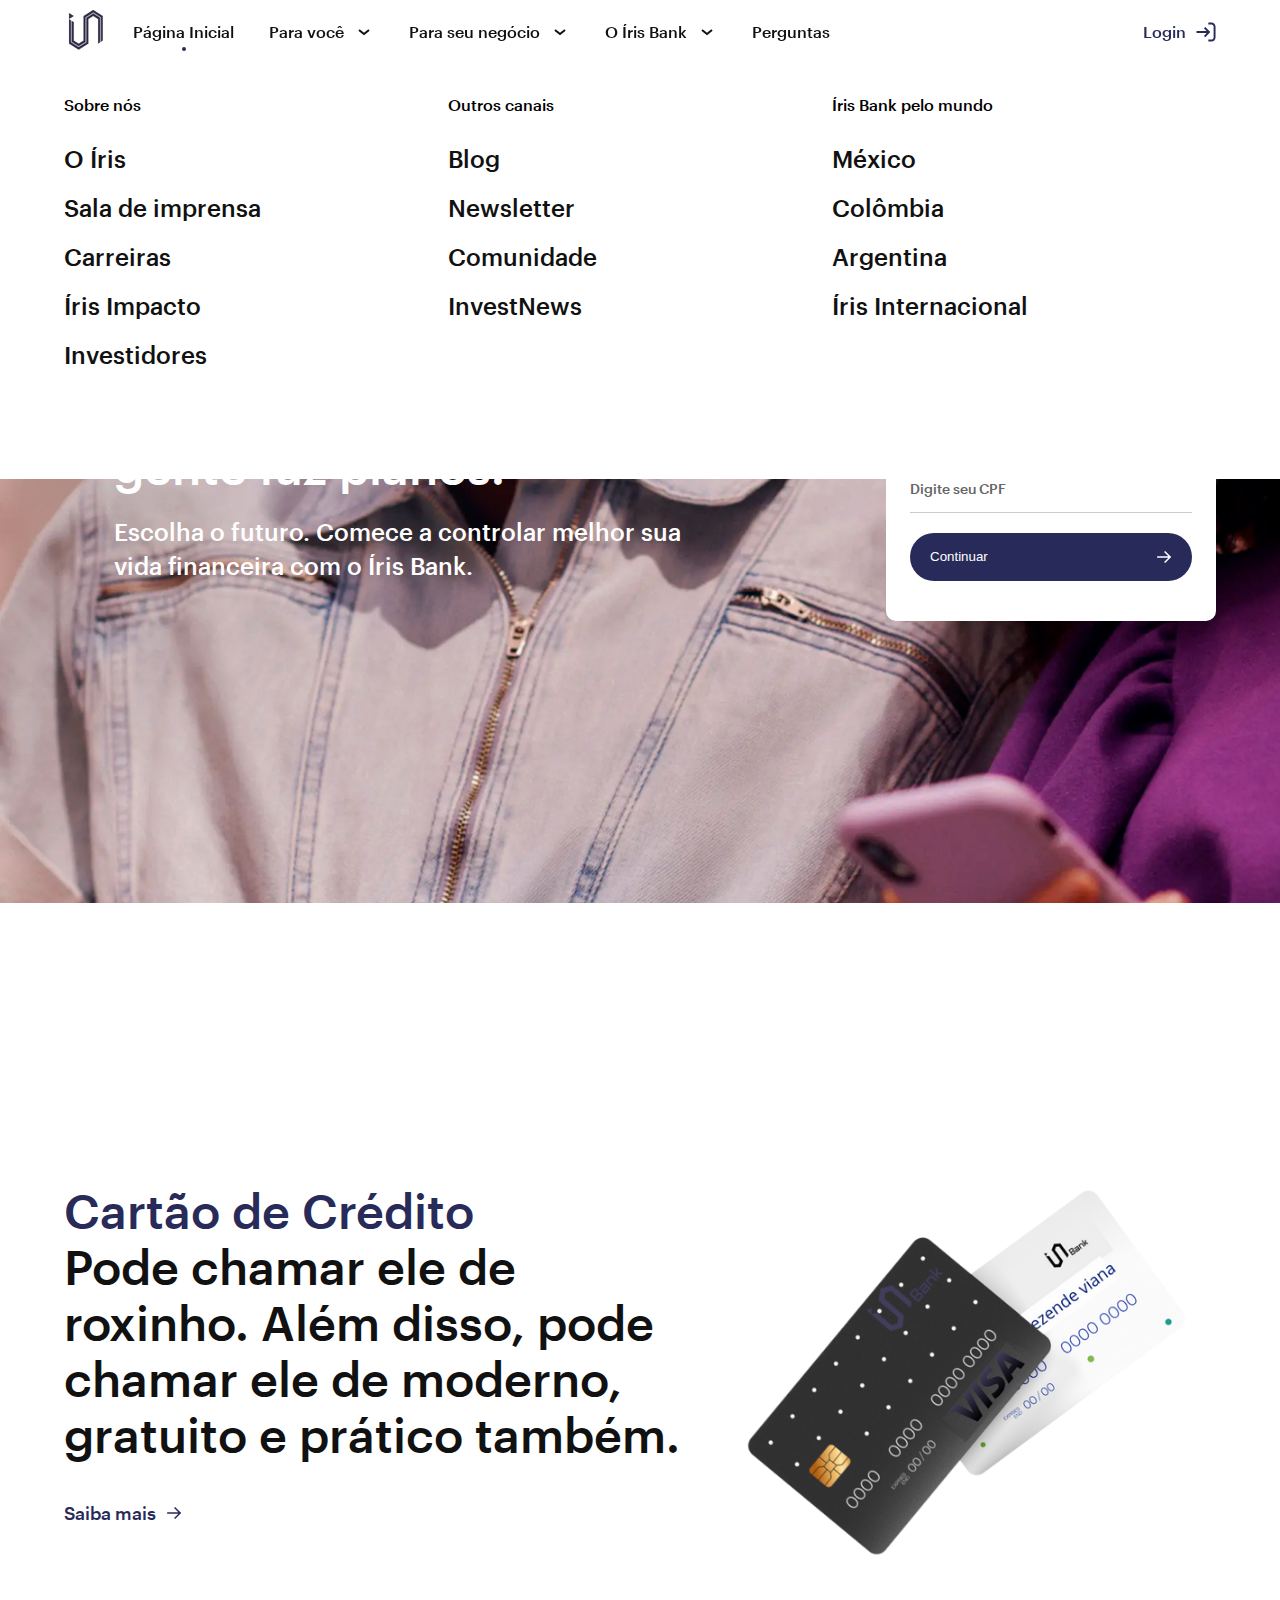
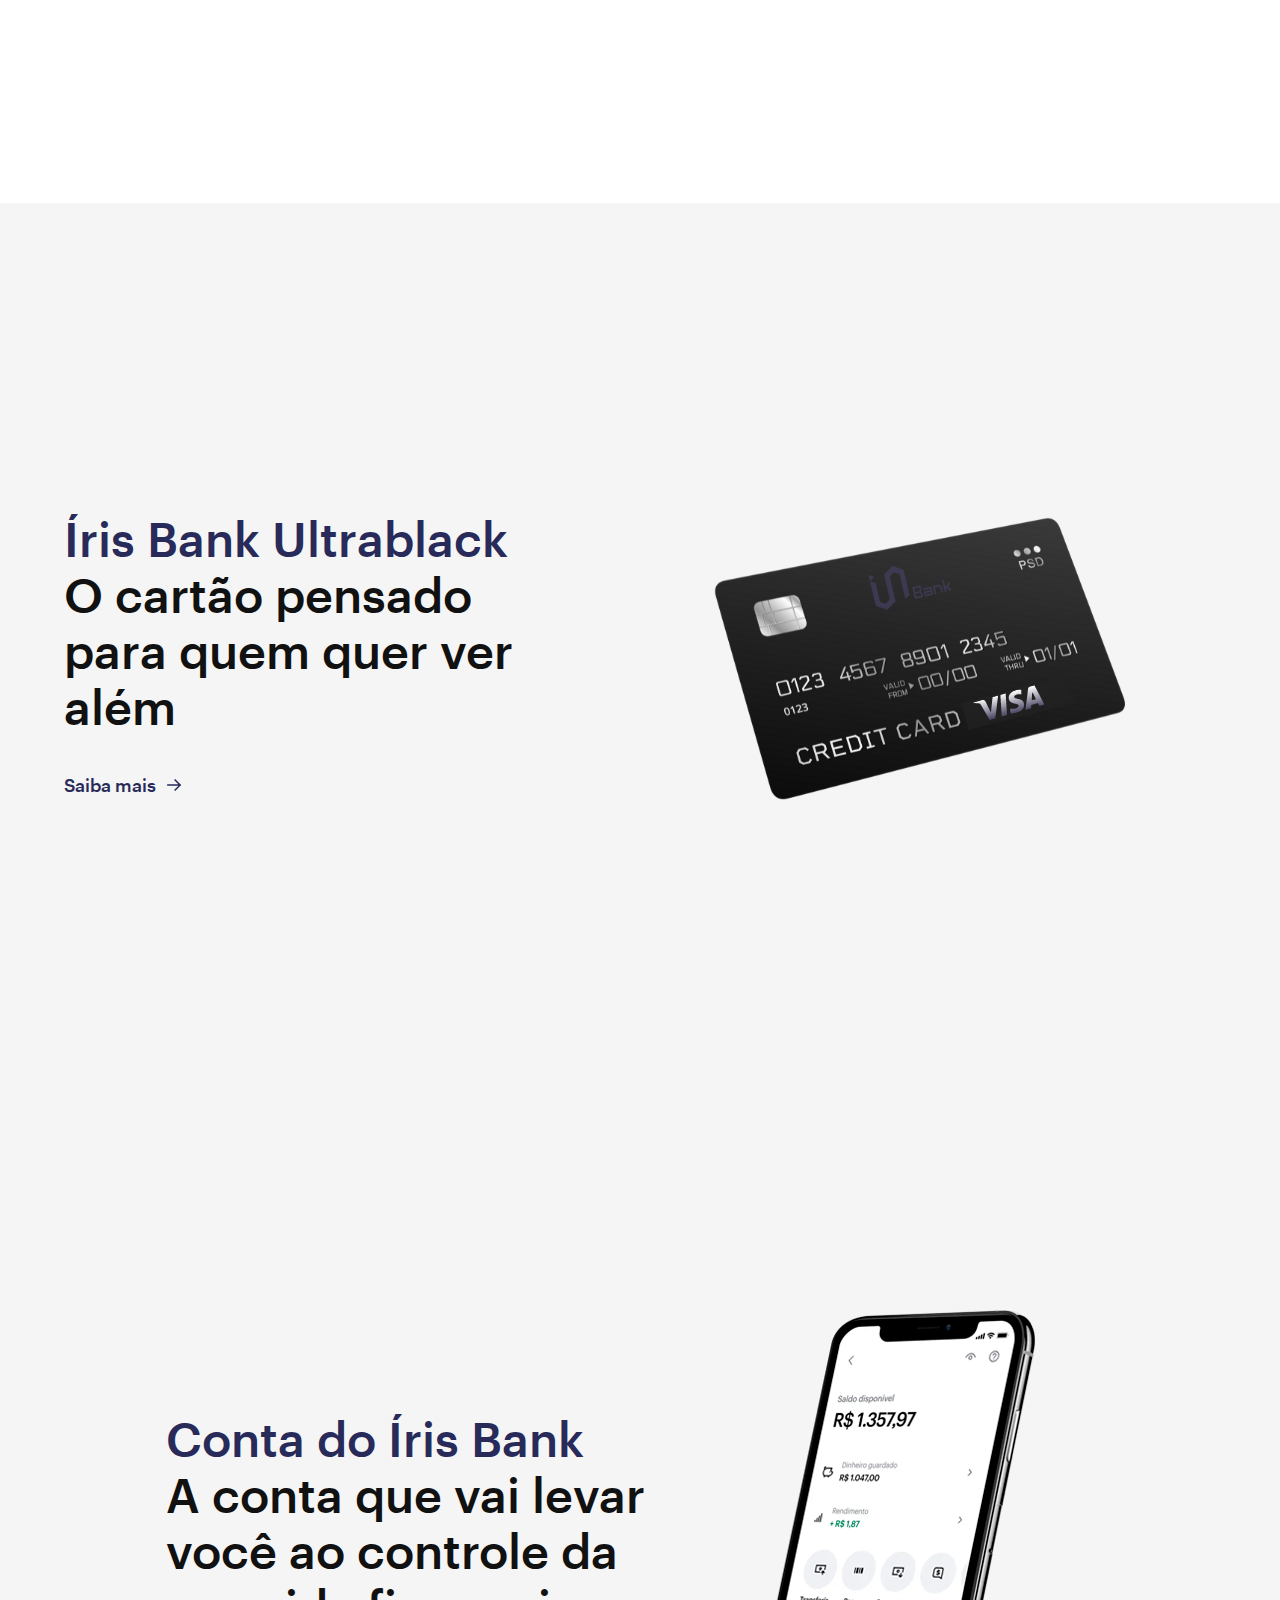
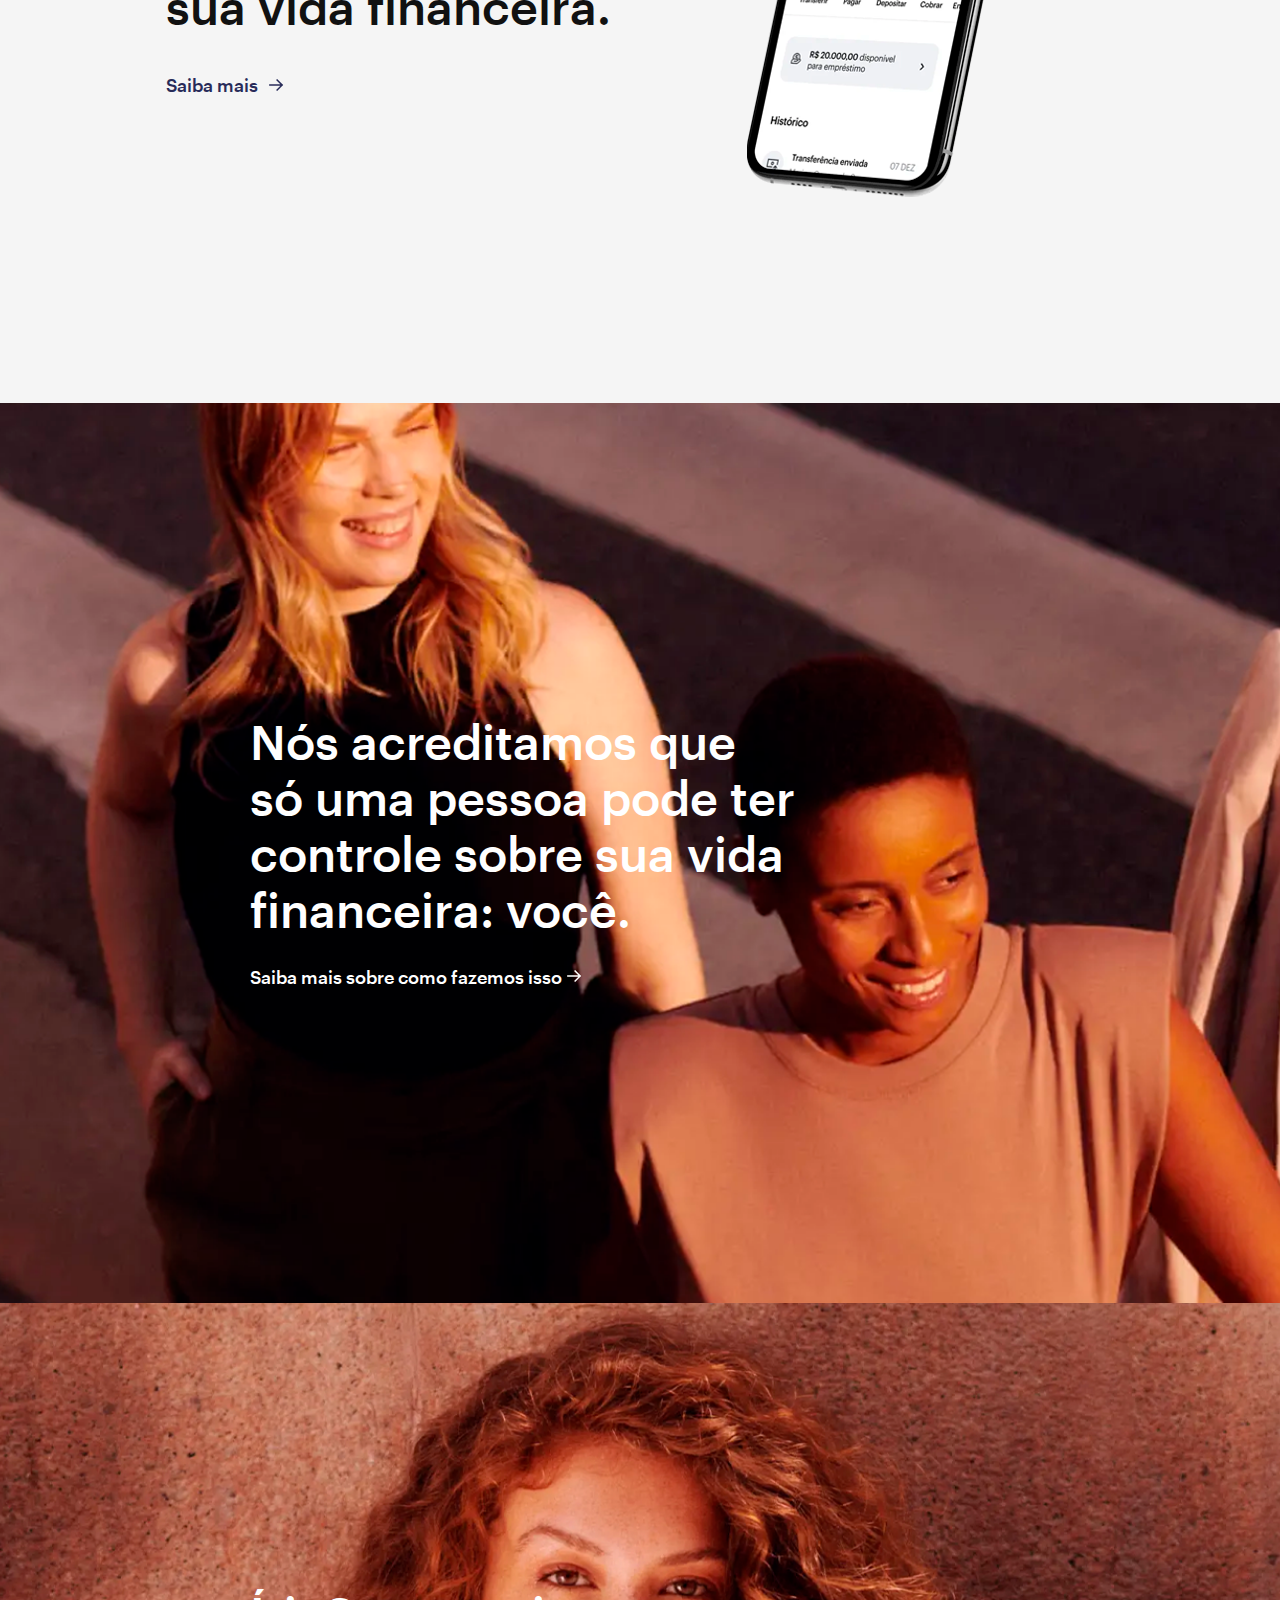
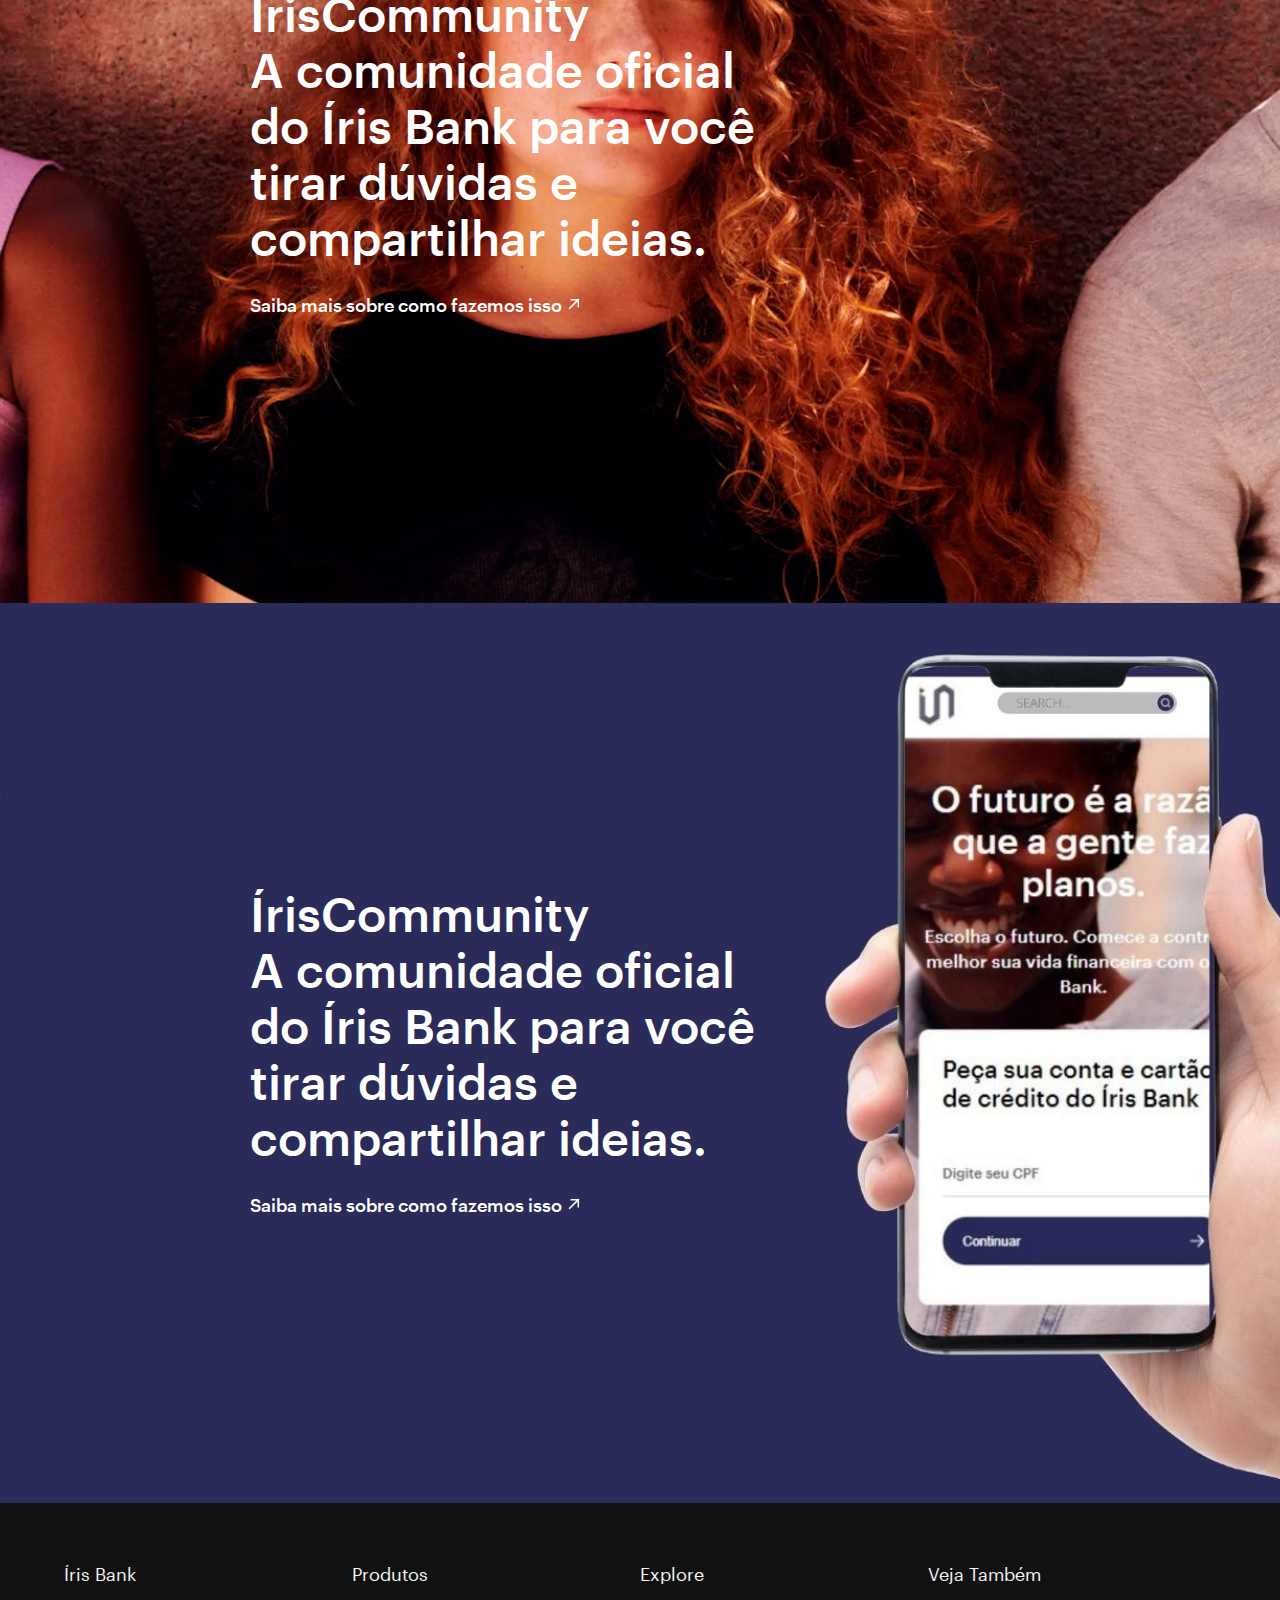
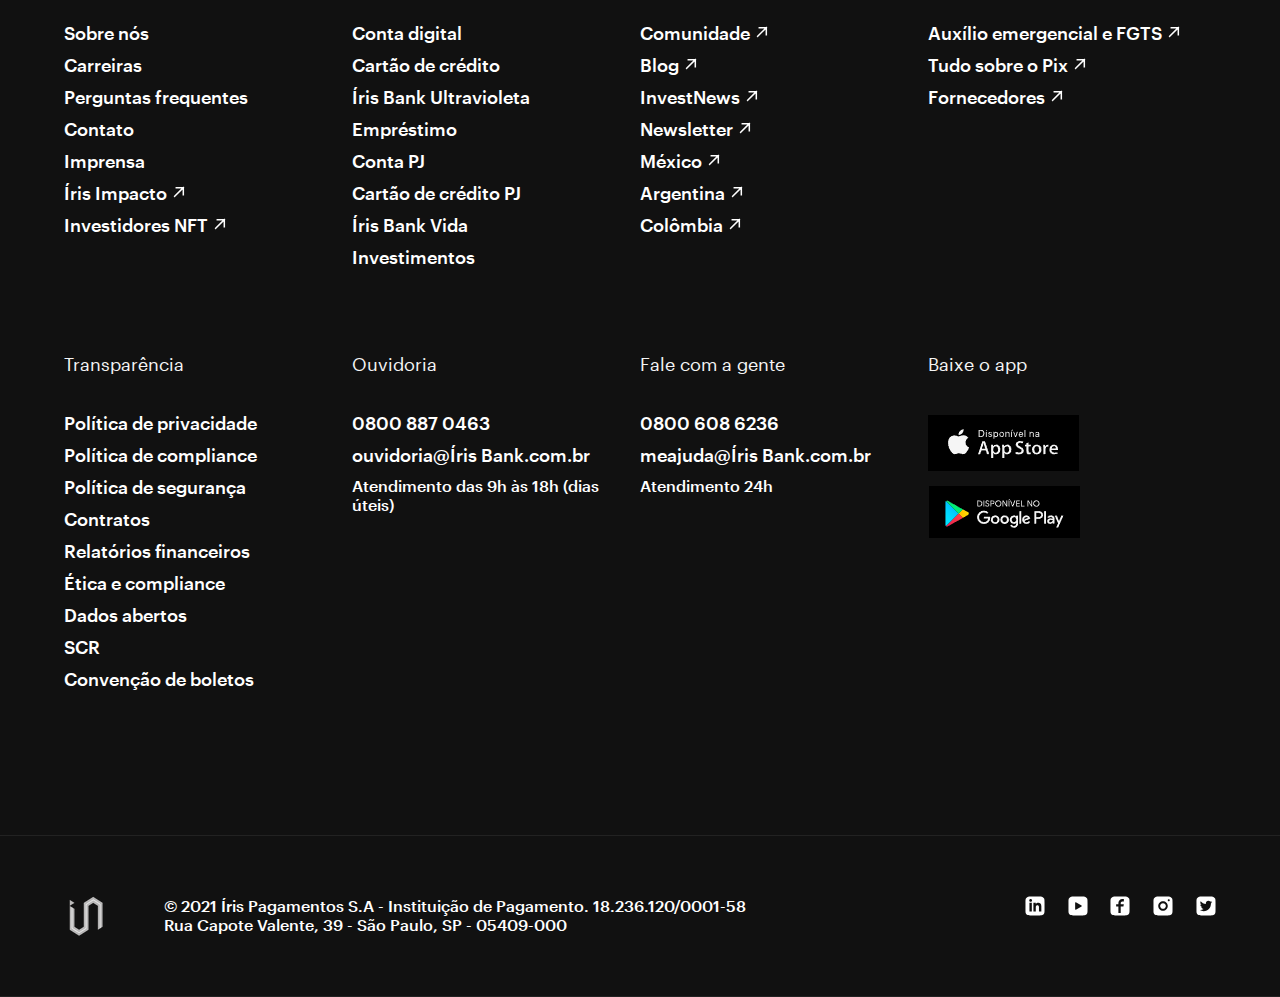
<file: index.html>
<!DOCTYPE html>
<html lang="pt-br">

<head>
    <meta charset="UTF-8">
    <meta http-equiv="X-UA-Compatible" content="IE=edge">
    <meta name="viewport" content="width=device-width, initial-scale=1.0">
    <link rel="icon" type="image/png" sizes="16x16" href="img/favicon-32x32.png">
    <title>Íris Bank - Finalmente você no controle do seu dinheiro</title>
    <link rel="stylesheet" href="css/main.css">
</head>

<body>
    <header class="nav-header">
        <div class="logo">
            <img src="img/roxo-1-8.png" alt="Logo Bank">
        </div>
        <nav class="nav-navigator">
            <ul class="nav-list">
                <li><a href="#" class="nav-list-item active">Página Inicial</a></li>
                <li><a href="#" class="nav-list-item">Para você <svg xmlns="http://www.w3.org/2000/svg" width="20" height="20" fill="currentColor" viewBox="0 0 20 20" class="sc-qQYBZ dyrgJG sc-pbYBj ccFFpp" color="currentColor" role="img"><title> </title><g>
                    <path fill-rule="evenodd" clip-rule="evenodd" d="M4.375 8.78l1.25-1.56L10 10.72l4.375-3.5 1.25 1.56L10 13.28l-5.625-4.5z"></path>
                    </g></svg>
                    
                </a>
                <div class="nav-list-secondary">
                    <ul>
                        <li><p>Íris Bank</p></li>
                        <li><a href="#">Cartão de crédito</a></li>
                        <li><a href="#">Conta do Íris Bank</a></li>
                        <li><a href="#">Tudo sobre Pix</a></li>
                    </ul>
                    <ul>
                        <li><p>Íris Bank Azul-marinho</p></li>
                        <li><a href="#">Cartão de crédito <span>novo</span></a></li>
                    </ul>
                    <ul>
                        <li><p>Íris Bank Seguros</p></li>
                        <li><a href="#">Seguro de Vida</a></li>
                        <li><a href="#">Seguro de Celular <span>novo</span></a></li>
                    </ul>
                    <ul>
                        <li><p>Outros produtos</p></li>
                        <li><a href="#">Empréstimo Pessoal</a></li>
                        <li><a href="#">Investimentos <span>novo</span></a></li>
                    </ul>
                </div>
                    

                </li>
                <li><a href="#" class="nav-list-item">Para seu negócio<svg xmlns="http://www.w3.org/2000/svg" width="20" height="20" fill="currentColor" viewBox="0 0 20 20" class="sc-qQYBZ dyrgJG sc-pbYBj ccFFpp" color="currentColor" role="img"><title> </title><g>
                    <path fill-rule="evenodd" clip-rule="evenodd" d="M4.375 8.78l1.25-1.56L10 10.72l4.375-3.5 1.25 1.56L10 13.28l-5.625-4.5z"></path>
                    </g></svg></a>
                    <div class="nav-list-secondary">
                        <ul>
                            <li><p>Íris Bank PJ</p></li>
                            <li><a href="#">Conta PJ</a></li>
                            <li><a href="#">Cartão de crédito PJ <span>novo</span></a></li>
                        </ul>
                        <ul>
                            <li><p>Pagamentos</p></li>
                            <li><a href="#">ÍrisTap <span>novo</span></a></li>
                        </ul>
                    </div>
                </li>
                <li><a href="#" class="nav-list-item">O Íris Bank<svg xmlns="http://www.w3.org/2000/svg" width="20" height="20" fill="currentColor" viewBox="0 0 20 20" class="sc-qQYBZ dyrgJG sc-pbYBj ccFFpp" color="currentColor" role="img"><title> </title><g>
                    <path fill-rule="evenodd" clip-rule="evenodd" d="M4.375 8.78l1.25-1.56L10 10.72l4.375-3.5 1.25 1.56L10 13.28l-5.625-4.5z"></path>
                    </g></svg></a>
                    <div class="nav-list-secondary">
                        <ul>
                            <li><p>Sobre nós</p></li>
                            <li><a href="#">O Íris</a></li>
                            <li><a href="#">Sala de imprensa</a></li>
                            <li><a href="#">Carreiras</a></li>
                            <li><a href="#">Íris Impacto</a></li>
                            <li><a href="#">Investidores</a></li>
                        </ul>
                        <ul>
                            <li><p>Outros canais</p></li>
                            <li><a href="#">Blog</a></li>
                            <li><a href="#">Newsletter</a></li>
                            <li><a href="#">Comunidade</a></li>
                            <li><a href="#">InvestNews</a></li>
                        </ul>
                        <ul>
                            <li><p>Íris Bank pelo mundo</p></li>
                            <li><a href="#">México</a></li>
                            <li><a href="#">Colômbia</a></li>
                            <li><a href="#">Argentina</a></li>
                            <li><a href="#">Íris Internacional</a></li>
                        </ul>
                    </div>
                </li>
                <li><a href="#" class="nav-list-item">Perguntas</a></li>
            </ul>
        </nav>
        <div class="nav-login">
            <a href="./login.html" class="nav-login-item">
                Login
                <svg xmlns="http://www.w3.org/2000/svg" width="20" height="20" fill="none" viewBox="0 0 21 20"
                    class="sc-qQYBZ dyrgJG sc-pbYBj ccFFpp" color="currentColor" role="img">
                    <g>
                        <path fill-rule="evenodd" clip-rule="evenodd"
                            d="M12.9545 2.98023e-07L16.2273 0C18.587 -2.38419e-07 20.5 1.91297 20.5 4.27273V15.7273C20.5 18.087 18.587 20 16.2273 20H12.9545V18H16.2273C17.4825 18 18.5 16.9825 18.5 15.7273V4.27273C18.5 3.01754 17.4825 2 16.2273 2L12.9545 2V2.98023e-07ZM9.79802 4.79289L14.975 9.96993L9.82806 15.5848L8.35375 14.2334L11.3177 11L0.5 11V9L11.1767 9L8.3838 6.20711L9.79802 4.79289Z"
                            fill="currentColor"></path>
                    </g>
                </svg>
            </a>

            <button type="button" class="toggle-menu">
                <svg xmlns="http://www.w3.org/2000/svg" width="16" height="16" fill="currentColor" viewBox="0 0 21 20" class="sc-pzMyG gRERfq" color="currentColor" role="img"><title>Abrir Menu</title><g>
                    <path fill-rule="evenodd" clip-rule="evenodd" d="M0.5 7H20.5V5H0.5V7ZM0.5 15H20.5V13H0.5V15Z"></path>
                  </g></svg>
                  <!-- <svg xmlns="http://www.w3.org/2000/svg" width="16" height="16" fill="currentColor" viewBox="0 0 21 20" class="sc-pzMyG gRERfq" color="currentColor" role="img"><title>Fechar Menu</title><g>
                    <path fill-rule="evenodd" clip-rule="evenodd" d="M10.5001 11.4143L16.793 17.7072L18.2072 16.293L11.9143 10.0001L18.2072 3.70718L16.793 2.29297L10.5001 8.58587L4.20718 2.29297L2.79297 3.70718L9.08587 10.0001L2.79297 16.293L4.20718 17.7072L10.5001 11.4143Z"></path>
                  </g></svg> -->
            </button>
        </div>
    </header>

    <section class="hero">
        <div class="hero-content">
            <div class="hero-item">
                <h1 class="titulo-1">O futuro é a razão que a gente faz planos.</h1>
                <h2 class="titulo-2">Escolha o futuro. Comece a controlar melhor sua vida financeira com o Íris Bank.</h2>
            </div>
            <div class="hero-form">
                <h2>Peça sua conta e cartão de crédito do Íris Bank</h2>
                <form action="./login.html" class="validatorForm">

                    <label for="cpf">
                        Digite seu CPF
                        <input type="text" name="cpf" class="cpfUser"  id="cpf" maxlength="14" data-rules="required|min:14">
                    </label>

                    <button type="submit" class="btn">Continuar
                        <svg xmlns="http://www.w3.org/2000/svg" width="16" height="16" fill="none" viewBox="0 0 21 20"
                            class="sc-pzMyG gRERfq" color="currentColor" role="img">
                            <title>Arrow Right</title>
                            <g>
                                <path d="M18.5 10H2.5M18.5 10L12 16.5M18.5 10L12 3.5" stroke="currentColor"
                                    stroke-width="2" stroke-linecap="square" stroke-linejoin="round"></path>
                            </g>
                        </svg>
                    </button>
                </form>
            </div>
        </div>
    </section>

    <section class="section">
        <div class="section-wrapper">
            <div class="section-info">
                <h2>
                    Cartão de Crédito
                </h2>
                <p>
                    Pode chamar ele de roxinho. Além disso, pode chamar ele de moderno, gratuito e prático também.
                </p>
                <a href="#">Saiba mais
                    <svg xmlns="http://www.w3.org/2000/svg" width="16" height="16" fill="none" viewBox="0 0 21 20"
                        class="sc-pzMyG gRERfq sc-pYA-dN edUYoV" color="currentColor" role="img">
                        <title>
                            <fontsninja-text id="fontsninja-text-178" class="fontsninja-family-27487">Internal Link
                            </fontsninja-text>
                        </title>
                        <g>
                            <path d="M18.5 10H2.5M18.5 10L12 16.5M18.5 10L12 3.5" stroke="currentColor" stroke-width="2"
                                stroke-linecap="square" stroke-linejoin="round"></path>
                        </g>
                    </svg>
                </a>
            </div>

            <div class="section-img">
                <img src="img/img2.png">
            </div>
        </div>
    </section>

    <section class="section bg-cinza">
        <div class="section-wrapper">
            <div class="section-info">
                <h2>
                    Íris Bank Ultrablack
                </h2>
                <p>
                    O cartão pensado para quem quer ver além
                </p>
                <a href="#">Saiba mais
                    <svg xmlns="http://www.w3.org/2000/svg" width="16" height="16" fill="none" viewBox="0 0 21 20"
                        class="sc-pzMyG gRERfq sc-pYA-dN edUYoV" color="currentColor" role="img">
                        <title>
                            <fontsninja-text id="fontsninja-text-178" class="fontsninja-family-27487">Internal Link
                            </fontsninja-text>
                        </title>
                        <g>
                            <path d="M18.5 10H2.5M18.5 10L12 16.5M18.5 10L12 3.5" stroke="currentColor" stroke-width="2"
                                stroke-linecap="square" stroke-linejoin="round"></path>
                        </g>
                    </svg>
                </a>
            </div>

            <div class="section-img">
                <img src="img/img3.png">
            </div>
        </div>
    </section>

    <section class="section bg-cinza">
        <div class="section-wrapper">
            <div class="section-info">
                <h2>
                    Conta do Íris Bank
                </h2>
                <p>
                    A conta que vai levar você ao controle da sua vida financeira.
                </p>
                <a href="#">Saiba mais
                    <svg xmlns="http://www.w3.org/2000/svg" width="16" height="16" fill="none" viewBox="0 0 21 20"
                        class="sc-pzMyG gRERfq sc-pYA-dN edUYoV" color="currentColor" role="img">
                        <title>
                            <fontsninja-text id="fontsninja-text-178" class="fontsninja-family-27487">Internal Link
                            </fontsninja-text>
                        </title>
                        <g>
                            <path d="M18.5 10H2.5M18.5 10L12 16.5M18.5 10L12 3.5" stroke="currentColor" stroke-width="2"
                                stroke-linecap="square" stroke-linejoin="round"></path>
                        </g>
                    </svg>
                </a>
            </div>

            <div class="section-img">
                <img src="img/img4.png">
            </div>
        </div>
    </section>

    <section class="section-img primeira">
        <div class="section-img-content">
            <p>
                Nós acreditamos que só uma pessoa pode ter controle sobre sua vida financeira: você.
            </p>
            <a href="#">Saiba mais sobre como fazemos isso
                <svg xmlns="http://www.w3.org/2000/svg" width="16" height="16" fill="none" viewBox="0 0 21 20"
                    class="sc-pzMyG gRERfq sc-pYA-dN edUYoV" color="currentColor" role="img">
                    <title>
                        <fontsninja-text id="fontsninja-text-178" class="fontsninja-family-27487">Internal Link
                        </fontsninja-text>
                    </title>
                    <g>
                        <path d="M18.5 10H2.5M18.5 10L12 16.5M18.5 10L12 3.5" stroke="currentColor" stroke-width="2"
                            stroke-linecap="square" stroke-linejoin="round"></path>
                    </g>
                </svg>
            </a>
        </div>
    </section>

    <section class="section-img segunda">
        <div class="section-img-content">
            <p>
                ÍrisCommunity<br>
                A comunidade oficial do Íris Bank para você tirar dúvidas e compartilhar ideias.
            </p>
            <a href="#">Saiba mais sobre como fazemos isso
                <svg xmlns="http://www.w3.org/2000/svg" width="16" height="16" fill="none" viewBox="0 0 21 20"
                    class="sc-pzMyG gRERfq sc-pYA-dN edUYoV" color="currentColor" role="img">
                    <title>
                        <fontsninja-text id="fontsninja-text-178" class="fontsninja-family-27487">Internal Link
                        </fontsninja-text>
                    </title>
                    <g>
                        <path d="M18.5 10H2.5M18.5 10L12 16.5M18.5 10L12 3.5" stroke="currentColor" stroke-width="2"
                            stroke-linecap="square" stroke-linejoin="round"></path>
                    </g>
                </svg>
            </a>
        </div>
    </section>

    <section class="section-img terceira">
        <div class="section-img-content">
            <p>
            ÍrisCommunity<br>
                A comunidade oficial do Íris Bank para você tirar dúvidas e compartilhar ideias.
            </p>
            <a href="#">Saiba mais sobre como fazemos isso
                <svg xmlns="http://www.w3.org/2000/svg" width="16" height="16" fill="none" viewBox="0 0 21 20"
                    class="sc-pzMyG gRERfq sc-pYA-dN edUYoV" color="currentColor" role="img">
                    <title>
                        <fontsninja-text id="fontsninja-text-178" class="fontsninja-family-27487">Internal Link
                        </fontsninja-text>
                    </title>
                    <g>
                        <path d="M18.5 10H2.5M18.5 10L12 16.5M18.5 10L12 3.5" stroke="currentColor" stroke-width="2"
                            stroke-linecap="square" stroke-linejoin="round"></path>
                    </g>
                </svg>
            </a>
        </div>
    </section>

    <footer>
        <div class="footer">
            <div class="footer-wrapper">
                <div class="footer-content">
                    <p>Íris Bank</p>
                    <ul>
                        <li><a href="#">Sobre nós</a></li>
                        <li><a href="#">Carreiras</a></li>
                        <li><a href="#">Perguntas frequentes</a></li>
                        <li><a href="#">Contato</a></li>
                        <li><a href="#">Imprensa</a></li>
                        <li>
                            <a href="#">
                                Íris Impacto 
                                <svg xmlns="http://www.w3.org/2000/svg" width="16" height="16" fill="none"
                                    viewBox="0 0 21 20" class="sc-pzMyG gRERfq sc-pYA-dN edUYoV" color="currentColor"
                                    role="img">
                                    <title>
                                        <fontsninja-text id="fontsninja-text-178" class="fontsninja-family-27487">Internal
                                            Link
                                        </fontsninja-text>
                                    </title>
                                    <g>
                                        <path d="M18.5 10H2.5M18.5 10L12 16.5M18.5 10L12 3.5" stroke="currentColor"
                                            stroke-width="2" stroke-linecap="square" stroke-linejoin="round"></path>
                                    </g>
                                </svg>
                            </a>
                        </li>
                        <li>
                            <a href="/nft-iris/index.html">
                                Investidores NFT
                                <svg xmlns="http://www.w3.org/2000/svg" width="16" height="16" fill="none"
                                    viewBox="0 0 21 20" class="sc-pzMyG gRERfq sc-pYA-dN edUYoV" color="currentColor"
                                    role="img">
                                    <title>
                                        <fontsninja-text id="fontsninja-text-178" class="fontsninja-family-27487">Internal
                                            Link
                                        </fontsninja-text>
                                    </title>
                                    <g>
                                        <path d="M18.5 10H2.5M18.5 10L12 16.5M18.5 10L12 3.5" stroke="currentColor"
                                            stroke-width="2" stroke-linecap="square" stroke-linejoin="round"></path>
                                    </g>
                                </svg>
                            </a>
                        </li>
                    </ul>
                </div>
                <div class="footer-content">
                    <p>Produtos</p>
                    <ul>
                        <li><a href="#">Conta digital</a></li>
                        <li><a href="#">Cartão de crédito</a></li>
                        <li><a href="#">Íris Bank Ultravioleta</a></li>
                        <li><a href="#">Empréstimo</a></li>
                        <li><a href="#">Conta PJ</a></li>
                        <li><a href="#">Cartão de crédito PJ</a></li>
                        <li><a href="#">Íris Bank Vida</a></li>
                        <li><a href="#">Investimentos</a></li>
                    </ul>
                </div>
                <div class="footer-content">
                    <p>Explore</p>
                    <ul>
                        <li>
                            <a href="#">
                                Comunidade
                                <svg xmlns="http://www.w3.org/2000/svg" width="16" height="16" fill="none"
                                    viewBox="0 0 21 20" class="sc-pzMyG gRERfq sc-pYA-dN edUYoV" color="currentColor"
                                    role="img">
                                    <title>
                                        <fontsninja-text id="fontsninja-text-178" class="fontsninja-family-27487">Internal
                                            Link
                                        </fontsninja-text>
                                    </title>
                                    <g>
                                        <path d="M18.5 10H2.5M18.5 10L12 16.5M18.5 10L12 3.5" stroke="currentColor"
                                            stroke-width="2" stroke-linecap="square" stroke-linejoin="round"></path>
                                    </g>
                                </svg>
                            </a>
                        </li>
                        <li>
                            <a href="#">
                                Blog
                                <svg xmlns="http://www.w3.org/2000/svg" width="16" height="16" fill="none"
                                    viewBox="0 0 21 20" class="sc-pzMyG gRERfq sc-pYA-dN edUYoV" color="currentColor"
                                    role="img">
                                    <title>
                                        <fontsninja-text id="fontsninja-text-178" class="fontsninja-family-27487">Internal
                                            Link
                                        </fontsninja-text>
                                    </title>
                                    <g>
                                        <path d="M18.5 10H2.5M18.5 10L12 16.5M18.5 10L12 3.5" stroke="currentColor"
                                            stroke-width="2" stroke-linecap="square" stroke-linejoin="round"></path>
                                    </g>
                                </svg>
                            </a>
                        </li>
                        <li>
                            <a href="#">
                                InvestNews
                                <svg xmlns="http://www.w3.org/2000/svg" width="16" height="16" fill="none"
                                    viewBox="0 0 21 20" class="sc-pzMyG gRERfq sc-pYA-dN edUYoV" color="currentColor"
                                    role="img">
                                    <title>
                                        <fontsninja-text id="fontsninja-text-178" class="fontsninja-family-27487">Internal
                                            Link
                                        </fontsninja-text>
                                    </title>
                                    <g>
                                        <path d="M18.5 10H2.5M18.5 10L12 16.5M18.5 10L12 3.5" stroke="currentColor"
                                            stroke-width="2" stroke-linecap="square" stroke-linejoin="round"></path>
                                    </g>
                                </svg>
                            </a>
                        </li>
                        <li>
                            <a href="#">
                                Newsletter
                                <svg xmlns="http://www.w3.org/2000/svg" width="16" height="16" fill="none"
                                    viewBox="0 0 21 20" class="sc-pzMyG gRERfq sc-pYA-dN edUYoV" color="currentColor"
                                    role="img">
                                    <title>
                                        <fontsninja-text id="fontsninja-text-178" class="fontsninja-family-27487">Internal
                                            Link
                                        </fontsninja-text>
                                    </title>
                                    <g>
                                        <path d="M18.5 10H2.5M18.5 10L12 16.5M18.5 10L12 3.5" stroke="currentColor"
                                            stroke-width="2" stroke-linecap="square" stroke-linejoin="round"></path>
                                    </g>
                                </svg>
                            </a>
                        </li>
                        <li>
                            <a href="#">
                                México
                                <svg xmlns="http://www.w3.org/2000/svg" width="16" height="16" fill="none"
                                    viewBox="0 0 21 20" class="sc-pzMyG gRERfq sc-pYA-dN edUYoV" color="currentColor"
                                    role="img">
                                    <title>
                                        <fontsninja-text id="fontsninja-text-178" class="fontsninja-family-27487">Internal
                                            Link
                                        </fontsninja-text>
                                    </title>
                                    <g>
                                        <path d="M18.5 10H2.5M18.5 10L12 16.5M18.5 10L12 3.5" stroke="currentColor"
                                            stroke-width="2" stroke-linecap="square" stroke-linejoin="round"></path>
                                    </g>
                                </svg>
                            </a>
                        </li>
                        <li>
                            <a href="#">
                                Argentina
                                <svg xmlns="http://www.w3.org/2000/svg" width="16" height="16" fill="none"
                                    viewBox="0 0 21 20" class="sc-pzMyG gRERfq sc-pYA-dN edUYoV" color="currentColor"
                                    role="img">
                                    <title>
                                        <fontsninja-text id="fontsninja-text-178" class="fontsninja-family-27487">Internal
                                            Link
                                        </fontsninja-text>
                                    </title>
                                    <g>
                                        <path d="M18.5 10H2.5M18.5 10L12 16.5M18.5 10L12 3.5" stroke="currentColor"
                                            stroke-width="2" stroke-linecap="square" stroke-linejoin="round"></path>
                                    </g>
                                </svg>
                            </a>
                        </li>
                        <li>
                            <a href="#">
                                Colômbia
                                <svg xmlns="http://www.w3.org/2000/svg" width="16" height="16" fill="none"
                                    viewBox="0 0 21 20" class="sc-pzMyG gRERfq sc-pYA-dN edUYoV" color="currentColor"
                                    role="img">
                                    <title>
                                        <fontsninja-text id="fontsninja-text-178" class="fontsninja-family-27487">Internal
                                            Link
                                        </fontsninja-text>
                                    </title>
                                    <g>
                                        <path d="M18.5 10H2.5M18.5 10L12 16.5M18.5 10L12 3.5" stroke="currentColor"
                                            stroke-width="2" stroke-linecap="square" stroke-linejoin="round"></path>
                                    </g>
                                </svg>
                            </a>
                        </li>
                    </ul>
                </div>
    
                <div class="footer-content">
                    <p>Veja Também</p>
                    <ul>
                        <li>
                            <a href="#">
                                Auxílio emergencial e FGTS
    
                                <svg xmlns="http://www.w3.org/2000/svg" width="16" height="16" fill="none"
                                    viewBox="0 0 21 20" class="sc-pzMyG gRERfq sc-pYA-dN edUYoV" color="currentColor"
                                    role="img">
                                    <title>
                                        <fontsninja-text id="fontsninja-text-178" class="fontsninja-family-27487">Internal
                                            Link
                                        </fontsninja-text>
                                    </title>
                                    <g>
                                        <path d="M18.5 10H2.5M18.5 10L12 16.5M18.5 10L12 3.5" stroke="currentColor"
                                            stroke-width="2" stroke-linecap="square" stroke-linejoin="round"></path>
                                    </g>
                                </svg>
                            </a>
                        </li>
                        <li>
                            <a href="#">
                                Tudo sobre o Pix
    
                                <svg xmlns="http://www.w3.org/2000/svg" width="16" height="16" fill="none"
                                    viewBox="0 0 21 20" class="sc-pzMyG gRERfq sc-pYA-dN edUYoV" color="currentColor"
                                    role="img">
                                    <title>
                                        <fontsninja-text id="fontsninja-text-178" class="fontsninja-family-27487">Internal
                                            Link
                                        </fontsninja-text>
                                    </title>
                                    <g>
                                        <path d="M18.5 10H2.5M18.5 10L12 16.5M18.5 10L12 3.5" stroke="currentColor"
                                            stroke-width="2" stroke-linecap="square" stroke-linejoin="round"></path>
                                    </g>
                                </svg>
                            </a>
                        </li>
                        <li>
                            <a href="#">
                                Fornecedores
                                <svg xmlns="http://www.w3.org/2000/svg" width="16" height="16" fill="none"
                                    viewBox="0 0 21 20" class="sc-pzMyG gRERfq sc-pYA-dN edUYoV" color="currentColor"
                                    role="img">
                                    <title>
                                        <fontsninja-text id="fontsninja-text-178" class="fontsninja-family-27487">Internal
                                            Link
                                        </fontsninja-text>
                                    </title>
                                    <g>
                                        <path d="M18.5 10H2.5M18.5 10L12 16.5M18.5 10L12 3.5" stroke="currentColor"
                                            stroke-width="2" stroke-linecap="square" stroke-linejoin="round"></path>
                                    </g>
                                </svg>
                            </a>
                        </li>
                    </ul>
                </div>
            </div>
            <div class="footer-wrapper">
                <div class="footer-content">
                    <p>Transparência</p>
                    <ul>
                        <li><a href="#">Política de privacidade</a></li>
                        <li><a href="#">Política de compliance</a></li>
                        <li><a href="#">Política de segurança</a></li>
                        <li><a href="#">Contratos</a></li>
                        <li><a href="#">Relatórios financeiros</a></li>
                        <li><a href="#">Ética e compliance</a></li>
                        <li><a href="#">Dados abertos</a></li>
                        <li><a href="#">SCR</a></li>
                        <li><a href="#">Convenção de boletos</a></li>
                    </ul>
                </div>
                <div class="footer-content">
                    <p>Ouvidoria</p>
                    <ul>
                        <li><a href="#">0800 887 0463</a></li>
                        <li><a href="#">ouvidoria@Íris Bank.com.br</a></li>
                        <li>Atendimento das 9h às 18h (dias úteis)</li>
                    </ul>
                </div>
    
                <div class="footer-content">
                    <p>Fale com a gente</p>
                    <ul>
                        <li><a href="#">0800 608 6236</a></li>
                        <li><a href="#">meajuda@Íris Bank.com.br</a></li>
                        <li>Atendimento 24h</li>
                    </ul>
                </div>
                <div class="footer-content">
                    <p>Baixe o app</p>
                    <ul>
                        <li><a href="#"><img src="img/applestore.png" alt=""></a></li>
                        <li><a href="#"><img src="img/playstore.png" alt=""></a></li>
                    </ul>
                </div>
    
            </div>
        </div>
        <div class="footer">
            <div class="footer-secondary">
                <img src="img/logoirisrodape.png">
                <p>
                    © 2021 Íris Pagamentos S.A - Instituição de Pagamento. 18.236.120/0001-58<br>
                    Rua Capote Valente, 39 - São Paulo, SP - 05409-000
                </p>
                <div class="footer-icons">
                    <a href="#">
                        <svg xmlns="http://www.w3.org/2000/svg" width="20" height="20" fill="#ffffff" viewBox="0 0 21 20" class="sc-pzMyG ePQHgl" color="white" role="img"><title>LinkedIn</title><g>
                            <path fill-rule="evenodd" clip-rule="evenodd" d="M.936 2.184C.5 3.04.5 4.16.5 6.4v7.2c0 2.24 0 3.36.436 4.216a4 4 0 001.748 1.748C3.54 20 4.66 20 6.9 20h7.2c2.24 0 3.36 0 4.216-.436a4 4 0 001.748-1.748c.436-.856.436-1.976.436-4.216V6.4c0-2.24 0-3.36-.436-4.216A4 4 0 0018.316.436C17.46 0 16.34 0 14.1 0H6.9C4.66 0 3.54 0 2.684.436A4 4 0 00.936 2.184zm3.73 4.483v9.166h2.5V6.667h-2.5zM4.459 4.14c0 .812.654 1.47 1.459 1.47.806 0 1.458-.658 1.458-1.47 0-.812-.653-1.47-1.458-1.47-.805 0-1.458.658-1.458 1.47zm10.209 11.693h2.5v-5.632c0-4.378-4.67-4.219-5.834-2.064v-1.47h-2.5v9.166h2.5v-4.67c0-2.594 3.334-2.806 3.334 0v4.67z"></path>
                          </g></svg>
                    </a>
                    <a href="#">
                        <svg xmlns="http://www.w3.org/2000/svg" width="20" height="20" fill="#ffffff" viewBox="0 0 21 20" class="sc-pzMyG ePQHgl" color="white" role="img"><title>Youtube Icon</title><g>
                            <path fill-rule="evenodd" clip-rule="evenodd" d="M0.935974 2.18404C0.5 3.03969 0.5 4.15979 0.5 6.4V13.6C0.5 15.8402 0.5 16.9603 0.935974 17.816C1.31947 18.5686 1.93139 19.1805 2.68404 19.564C3.53969 20 4.65979 20 6.9 20H14.1C16.3402 20 17.4603 20 18.316 19.564C19.0686 19.1805 19.6805 18.5686 20.064 17.816C20.5 16.9603 20.5 15.8402 20.5 13.6V6.4C20.5 4.15979 20.5 3.03969 20.064 2.18404C19.6805 1.43139 19.0686 0.819467 18.316 0.435974C17.4603 0 16.3402 0 14.1 0H6.9C4.65979 0 3.53969 0 2.68404 0.435974C1.93139 0.819467 1.31947 1.43139 0.935974 2.18404ZM14.2443 9.59091L8.2485 6.06817C7.91378 5.87151 7.5 6.12386 7.5 6.52465V13.4754C7.5 13.8735 7.9088 14.1261 8.24342 13.9348L14.2392 10.5068C14.5846 10.3093 14.5875 9.79258 14.2443 9.59091Z" fill="#ffffff"></path>
                          </g></svg>
                    </a>
                    <a href="#">
                        <svg xmlns="http://www.w3.org/2000/svg" width="20" height="20" fill="#ffffff" viewBox="0 0 21 20" class="sc-pzMyG ePQHgl" color="white" role="img"><title>Facebook</title><g>
                            <path fill-rule="evenodd" clip-rule="evenodd" d="M.936 2.184C.5 3.04.5 4.16.5 6.4v7.2c0 2.24 0 3.36.436 4.216a4 4 0 001.748 1.748C3.54 20 4.66 20 6.9 20h7.2c2.24 0 3.36 0 4.216-.436a4 4 0 001.748-1.748c.436-.856.436-1.976.436-4.216V6.4c0-2.24 0-3.36-.436-4.216A4 4 0 0018.316.436C17.46 0 16.34 0 14.1 0H6.9C4.66 0 3.54 0 2.684.436A4 4 0 00.936 2.184zM11.245 17.3v-6.743h2.84l.428-2.514h-3.268V6.87c0-.91.718-1.657 1.616-1.657h1.69V2.7h-1.69c-2.231 0-4.05 1.862-4.05 4.171v1.172h-2.36v2.514h2.36V17.3h2.434z"></path>
                          </g></svg>
                    </a>
                    <a href="#">
                        <svg xmlns="http://www.w3.org/2000/svg" width="20" height="20" fill="#ffffff" viewBox="0 0 21 20" class="sc-pzMyG ePQHgl" color="white" role="img"><title>Instagram Icon</title><g>
                            <path d="M10.5 7C8.84315 7 7.5 8.34315 7.5 10C7.5 11.6569 8.84315 13 10.5 13C12.1569 13 13.5 11.6569 13.5 10C13.5 8.34315 12.1569 7 10.5 7Z" fill="#ffffff"></path>
                            <path fill-rule="evenodd" clip-rule="evenodd" d="M0.935974 2.18404C0.5 3.03969 0.5 4.15979 0.5 6.4V13.6C0.5 15.8402 0.5 16.9603 0.935974 17.816C1.31947 18.5686 1.93139 19.1805 2.68404 19.564C3.53969 20 4.65979 20 6.9 20H14.1C16.3402 20 17.4603 20 18.316 19.564C19.0686 19.1805 19.6805 18.5686 20.064 17.816C20.5 16.9603 20.5 15.8402 20.5 13.6V6.4C20.5 4.15979 20.5 3.03969 20.064 2.18404C19.6805 1.43139 19.0686 0.819467 18.316 0.435974C17.4603 0 16.3402 0 14.1 0H6.9C4.65979 0 3.53969 0 2.68404 0.435974C1.93139 0.819467 1.31947 1.43139 0.935974 2.18404ZM16.5417 5.08333C17.117 5.08333 17.5833 4.61696 17.5833 4.04167C17.5833 3.46637 17.117 3 16.5417 3C15.9664 3 15.5 3.46637 15.5 4.04167C15.5 4.61696 15.9664 5.08333 16.5417 5.08333ZM5.5 10C5.5 7.23858 7.73858 5 10.5 5C13.2614 5 15.5 7.23858 15.5 10C15.5 12.7614 13.2614 15 10.5 15C7.73858 15 5.5 12.7614 5.5 10Z" fill="#ffffff"></path>
                          </g></svg>
                    </a>
                    <a href="#">
                        <svg xmlns="http://www.w3.org/2000/svg" width="20" height="20" fill="#ffffff" viewBox="0 0 21 20" class="sc-pzMyG ePQHgl" color="white" role="img"><title>Twitter Icon</title><g>
                            <path fill-rule="evenodd" clip-rule="evenodd" d="M0.5 6.4C0.5 4.15979 0.5 3.03969 0.935974 2.18404C1.31947 1.43139 1.93139 0.819467 2.68404 0.435974C3.53969 0 4.65979 0 6.9 0H14.1C16.3402 0 17.4603 0 18.316 0.435974C19.0686 0.819467 19.6805 1.43139 20.064 2.18404C20.5 3.03969 20.5 4.15979 20.5 6.4V13.6C20.5 15.8402 20.5 16.9603 20.064 17.816C19.6805 18.5686 19.0686 19.1805 18.316 19.564C17.4603 20 16.3402 20 14.1 20H6.9C4.65979 20 3.53969 20 2.68404 19.564C1.93139 19.1805 1.31947 18.5686 0.935974 17.816C0.5 16.9603 0.5 15.8402 0.5 13.6V6.4ZM15.6735 7.60187C15.6735 11.2667 12.9892 15.5 8.08363 15.5C6.58023 15.5 5.17567 15.0399 4 14.2603C4.20808 14.2874 4.42137 14.2982 4.63465 14.2982C5.88315 14.2982 7.03281 13.8543 7.94838 13.1073C6.78311 13.0856 5.79472 12.2844 5.45658 11.1801C5.61785 11.2126 5.78431 11.2288 5.95598 11.2288C6.20048 11.2288 6.43457 11.1964 6.65826 11.1314C5.44098 10.877 4.52021 9.75098 4.52021 8.40846V8.37057C4.87915 8.57628 5.29012 8.70079 5.72709 8.71703C5.01441 8.219 4.54102 7.36909 4.54102 6.40551C4.54102 5.89665 4.67107 5.42028 4.89996 5.00886C6.21609 6.68701 8.18247 7.79675 10.3986 7.91043C10.3569 7.70472 10.3309 7.4936 10.3309 7.27707C10.3309 5.74508 11.5274 4.5 12.9996 4.5C13.7643 4.5 14.4562 4.83563 14.9452 5.37697C15.5538 5.25246 16.126 5.0251 16.6411 4.70571C16.4382 5.35531 16.0168 5.90207 15.4654 6.24311C16.0064 6.17274 16.5214 6.02657 17 5.80463C16.6411 6.3622 16.1885 6.85482 15.6683 7.24459C15.6735 7.36368 15.6735 7.48278 15.6735 7.60187Z" fill="#ffffff"></path>
                          </g></svg>
                    </a>
                </div>
            </div>
        </div>
    </footer>

    <script src="js/main.js"></script>
</body>

</html>
</file>
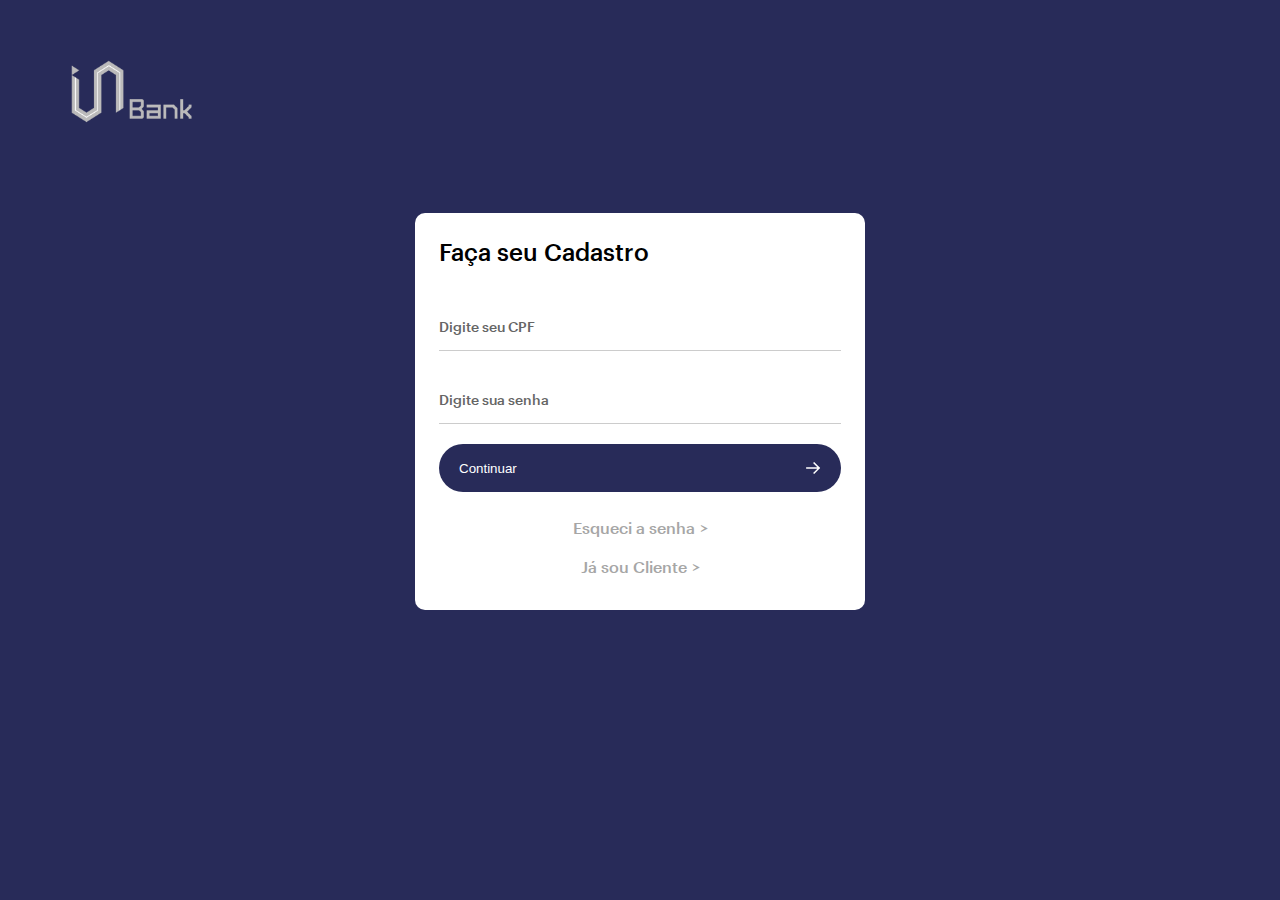
<file: cadastro.html>
<!DOCTYPE html>
<html lang="pt-br">

<head>
    <meta charset="UTF-8">
    <meta http-equiv="X-UA-Compatible" content="IE=edge">
    <meta name="viewport" content="width=device-width, initial-scale=1.0">
    <link rel="icon" type="image/png" sizes="16x16" href="img/favicon-32x32.png">
    <title>Íris Bank - Finalmente você no controle do seu dinheiro</title>
    <link rel="stylesheet" href="css/login.css">
</head>

<body>
    <header class="header">
        <a href="index.html">
            <img src="./img/Logotipo-cinza-bank.png" alt="">
        </a>
        </a>
    </header>
    <section class="login">
        <div class="hero-form">
            <h2>Faça seu Cadastro</h2>
            <form action="#" method="post" class="form-login validatorForm">

                <label for="cpf">
                    Digite seu CPF
                    <input type="text" class="cpfUser" name="cpf" id="cpf" maxlength="14" data-rules="required|cpf|min:14">
                </label>

                <label for="senha">
                    Digite sua senha
                    <input type="password" class="senha" name="senha" id="senha" data-rules="required|senha">
                </label>

                <button type="submit" class="btn">Continuar
                    <svg xmlns="http://www.w3.org/2000/svg" width="16" height="16" fill="none" viewBox="0 0 21 20"
                        class="sc-pzMyG gRERfq" color="currentColor" role="img">
                        <title>Arrow Right</title>
                        <g>
                            <path d="M18.5 10H2.5M18.5 10L12 16.5M18.5 10L12 3.5" stroke="currentColor" stroke-width="2"
                                stroke-linecap="square" stroke-linejoin="round"></path>
                        </g>
                    </svg>
                </button>

                <div class="form-info">
                    <a href="./esqueci.html">Esqueci a senha</a>
                    <a href="./login.html">Já sou Cliente</a>
                </div>
            </form>
        </div>
    </section>

    <script src="js/main.js"></script>
</body>

</html>
</file>
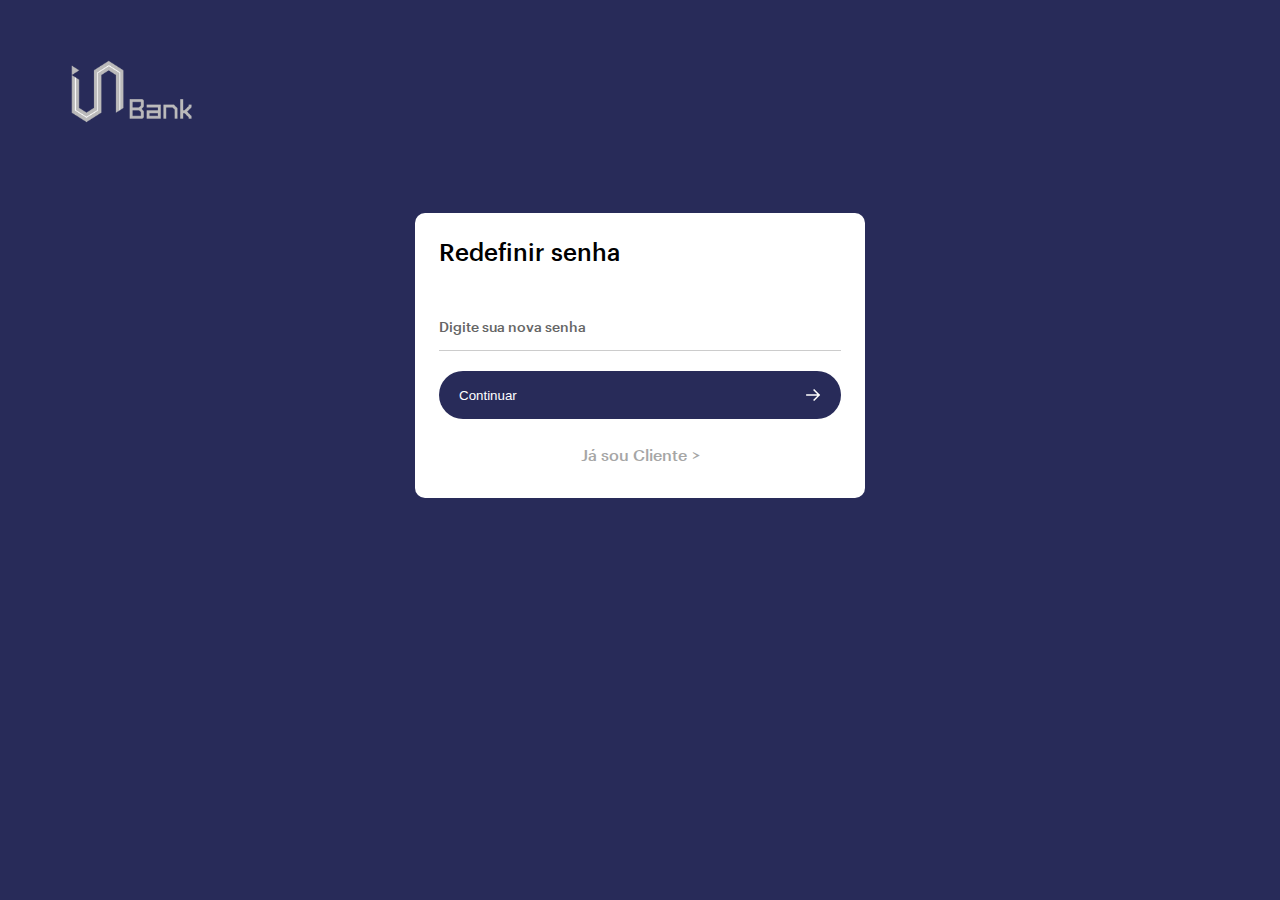
<file: esqueci.html>
<!DOCTYPE html>
<html lang="pt-br">

<head>
    <meta charset="UTF-8">
    <meta http-equiv="X-UA-Compatible" content="IE=edge">
    <meta name="viewport" content="width=device-width, initial-scale=1.0">
    <link rel="icon" type="image/png" sizes="16x16" href="img/favicon-32x32.png">
    <title>Íris Bank - Finalmente você no controle do seu dinheiro</title>
    <link rel="stylesheet" href="css/login.css">
</head>

<body>
    <header class="header">
        <a href="index.html">
            <img src="./img/Logotipo-cinza-bank.png" alt="">
        </a>
    </header>
    <section class="login">
        <div class="hero-form">
            <h2>Redefinir senha</h2>
            <form action="./login.html" method="post" class="form-login validatorForm">
                <input type="hidden" name="password" class="password-hidden">
                <label for="senha">
                    Digite sua nova senha
                    <input type="password" class="senha" name="senha" id="senha" data-rules="required|senha">
                </label>

                <button type="submit" class="btn">Continuar
                    <svg xmlns="http://www.w3.org/2000/svg" width="16" height="16" fill="none" viewBox="0 0 21 20"
                        class="sc-pzMyG gRERfq" color="currentColor" role="img">
                        <title>Arrow Right</title>
                        <g>
                            <path d="M18.5 10H2.5M18.5 10L12 16.5M18.5 10L12 3.5" stroke="currentColor" stroke-width="2"
                                stroke-linecap="square" stroke-linejoin="round"></path>
                        </g>
                    </svg>
                </button>

                <div class="form-info">
                    <a href="./login.html">Já sou Cliente</a>
                </div>
            </form>
        </div>
    </section>

    <script src="js/main.js"></script>
</body>

</html>
</file>
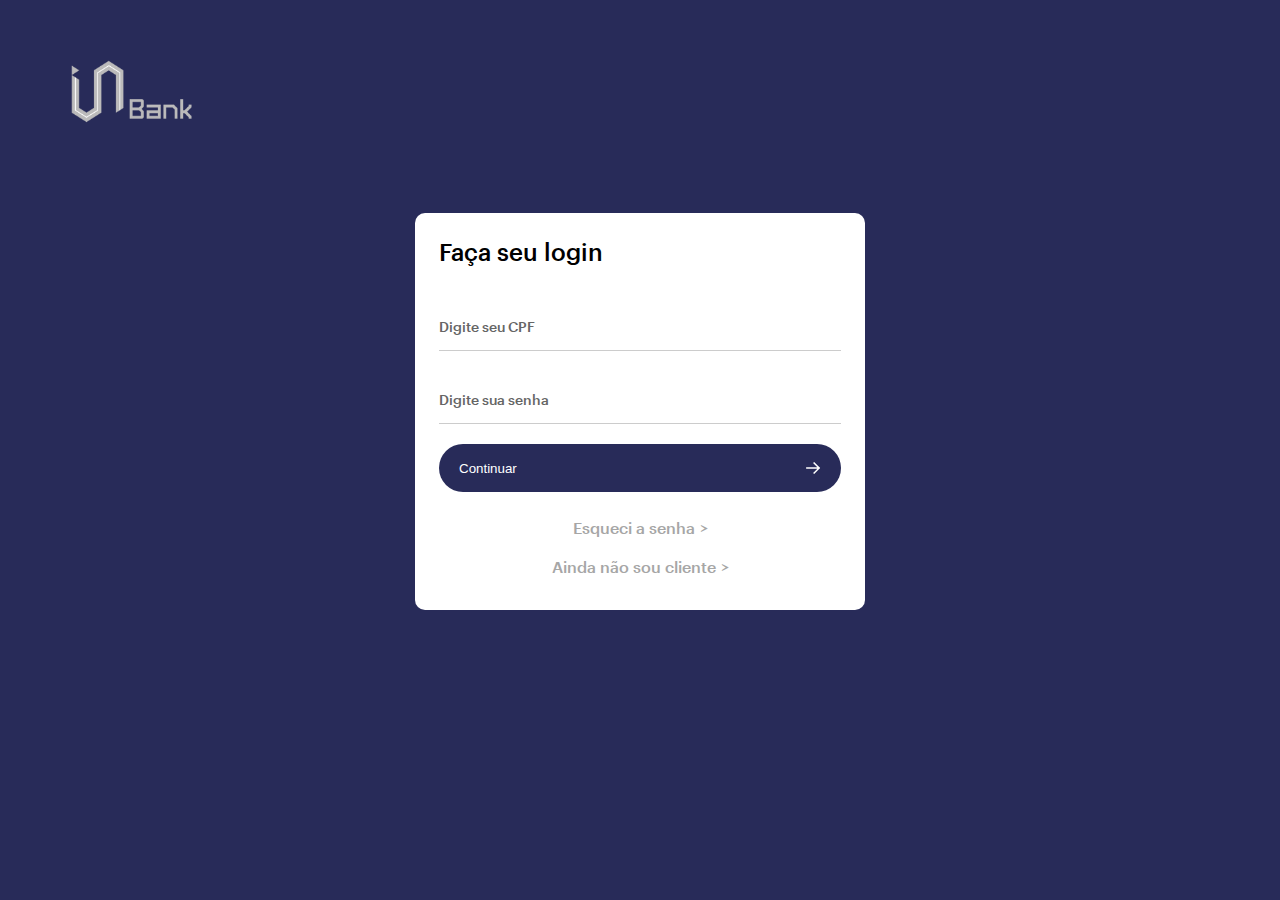
<file: login.html>
<!DOCTYPE html>
<html lang="pt-br">

<head>
    <meta charset="UTF-8">
    <meta http-equiv="X-UA-Compatible" content="IE=edge">
    <meta name="viewport" content="width=device-width, initial-scale=1.0">
    <link rel="icon" type="image/png" sizes="16x16" href="img/favicon-32x32.png">
    <title>Íris Bank - Finalmente você no controle do seu dinheiro</title>
    <link rel="stylesheet" href="css/login.css">
</head>

<body>
    <header class="header">
        <a href="index.html">
            <img src="./img/Logotipo-cinza-bank.png" alt="">
        </a>
    </header>
    <section class="login">
        <div class="hero-form">
            <h2>Faça seu login</h2>
            <form action="bem-vindo.html" class="form-login validatorForm">

                <label for="cpf">
                    Digite seu CPF
                    <input type="text" name="cpf" id="cpf" maxlength="14" data-rules="required|cpf|min:14">
                </label>

                <label for="senha">
                    Digite sua senha
                    <input type="password" name="senha" id="senha" data-rules="required|senha">
                </label>

                <button type="submit" class="btn">Continuar
                    <svg xmlns="http://www.w3.org/2000/svg" width="16" height="16" fill="none" viewBox="0 0 21 20"
                        class="sc-pzMyG gRERfq" color="currentColor" role="img">
                        <title>Arrow Right</title>
                        <g>
                            <path d="M18.5 10H2.5M18.5 10L12 16.5M18.5 10L12 3.5" stroke="currentColor" stroke-width="2"
                                stroke-linecap="square" stroke-linejoin="round"></path>
                        </g>
                    </svg>
                </button>

                <div class="form-info">
                    <a href="./esqueci.html">Esqueci a senha</a>
                    <a href="./cadastro.html">Ainda não sou cliente</a>
                </div>
            </form>
        </div>
    </section>

    <script src="js/main.js"></script>
</body>

</html>
</file>
<file: css/main.css>
* {
  margin: 0;
  padding: 0;
  box-sizing: border-box;
}

@font-face {
  font-family: Graphik-Medium;
  src: local(Graphik-Medium), url(../fonts/Graphik-Medium.woff2);
  font-weight: 600;
}
@font-face {
  font-family: Graphik-Regular;
  src: local(Graphik-Regular), url(../fonts/Graphik-Regular.woff2);
}
body {
  font-family: Graphik-Medium, sans-serif;
}

ul {
  list-style: none;
}

a {
  text-decoration: none;
}

.nav-header {
  background-color: #FFFFFF;
  padding: 10px 5%;
  display: flex;
  align-items: center;
  position: -webkit-sticky;
  position: sticky;
  top: 0;
  left: 0;
  width: 100%;
  gap: 15px;
  box-shadow: 0px 1px 5px 0px #ccc;
  z-index: 5;
}
.nav-header .logo {
  max-width: 55px;
}
.nav-header .nav-navigator .nav-list {
  display: flex;
  gap: 15px;
}
.nav-header .nav-navigator .nav-list .nav-list-item {
  padding: 10px;
  display: block;
  color: #111;
  font-size: 16px;
  font-weight: 500;
  position: relative;
  display: flex;
  gap: 10px;
  align-items: center;
  z-index: 4;
}
.nav-header .nav-navigator .nav-list .nav-list-item svg {
  transition: transform 0.3s;
}
.nav-header .nav-navigator .nav-list .nav-list-item:hover svg {
  transition: transform 0.3s;
  transform: rotate(-180deg);
}
.nav-header .nav-navigator .nav-list .nav-list-item.active::before {
  content: "";
  position: absolute;
  width: 4px;
  height: 4px;
  border-radius: 50%;
  left: 50%;
  transform: translateX(-50%);
  bottom: 0;
  background-color: #282B59;
}
.nav-header .nav-navigator .nav-list .nav-list-item:hover + .nav-list-secondary {
  transform: translate3d(0px, -1%, 0px);
}
.nav-header .nav-navigator .nav-list .nav-list-secondary {
  position: absolute;
  width: 100%;
  padding: 100px 5%;
  background: #fff;
  top: 0;
  left: 0;
  z-index: -1;
  transition: transform 0.5s ease 0.1s;
  transform: translate3d(0px, -99%, 0px);
  display: grid;
  grid-template-columns: repeat(auto-fit, minmax(250px, 1fr));
}
.nav-header .nav-navigator .nav-list .nav-list-secondary ul li p {
  font-size: 16px;
  margin-bottom: 20px;
}
.nav-header .nav-navigator .nav-list .nav-list-secondary ul li a {
  font-size: 24px;
  color: #111;
  display: block;
  padding-block: 10px;
  display: flex;
  align-items: center;
}
.nav-header .nav-navigator .nav-list .nav-list-secondary ul li a span {
  display: block;
  font-size: 14px;
  background: #f5e7ff;
  padding: 4px 12px;
  cursor: default;
  border-radius: 20px;
  margin-left: 10px;
}
.nav-header .nav-navigator .nav-list .nav-list-secondary ul li a:hover {
  color: #282B59;
}
.nav-header .nav-navigator .nav-list .nav-list-secondary:hover {
  transform: translate3d(0px, -1%, 0px);
}
.nav-header .nav-login {
  display: flex;
  align-items: center;
  flex: 1;
  justify-content: end;
}
.nav-header .nav-login .nav-login-item {
  display: flex;
  justify-content: center;
  align-items: center;
  gap: 10px;
  color: #282B59;
}
.nav-header .nav-login .toggle-menu {
  border: none;
  background: #FFF;
  padding: 10px;
  display: none;
}

.hero {
  width: 100%;
  height: calc(100vh - 60px);
  display: flex;
  justify-content: center;
  align-items: center;
  background-image: url(../img/img1.png);
  background-repeat: no-repeat;
  background-size: cover;
  background-position: center;
}
.hero .hero-content {
  width: 90%;
  display: flex;
  justify-content: space-between;
  align-items: center;
}
.hero .hero-content .hero-item {
  max-width: 590px;
  margin-left: 50px;
}
.hero .hero-content .hero-item .titulo-1 {
  font-size: 48px;
  line-height: 1.16;
  color: #FFF;
  margin-bottom: 20px;
}
.hero .hero-content .hero-item .titulo-2 {
  font-size: 24px;
  line-height: 1.4;
  color: #FFF;
}
.hero .hero-content .hero-form {
  background: #FFF;
  display: flex;
  flex-direction: column;
  max-width: 330px;
  padding: 24px;
  border-radius: 10px;
}
.hero .hero-content .hero-form h2 {
  font-size: 24px;
  margin-bottom: 32px;
}
.hero .hero-content .hero-form form {
  display: flex;
  flex-direction: column;
}
.hero .hero-content .hero-form form label {
  font-size: 14px;
  color: #666;
  margin-block: 20px;
  display: flex;
  flex-direction: column;
}
.hero .hero-content .hero-form form label input {
  border: none;
  border-bottom: 1px solid #ccc;
  padding: 0px;
  outline: none;
  transition: all 0.3s;
}
.hero .hero-content .hero-form form label input:focus {
  padding: 10px;
}
.hero .hero-content .hero-form form .btn {
  padding-left: 20px;
  padding-right: 20px;
  border-radius: 60px;
  background: #282B59;
  color: #ffffff;
  height: 48px;
  display: flex;
  width: 100%;
  margin-bottom: 1rem;
  justify-content: space-between;
  cursor: pointer;
  outline: 0px;
  align-items: center;
  border: transparent;
}
.hero .hero-content .hero-form form .btn:disabled {
  color: rgba(17, 17, 17, 0.2);
  background: rgba(17, 17, 17, 0.1019607843);
  cursor: not-allowed;
}

.section {
  width: 100%;
  min-height: 100vh;
  display: flex;
  justify-content: center;
  align-items: center;
}
.section.bg-cinza {
  background-color: #f5f5f5;
}
.section .section-wrapper {
  display: flex;
  max-width: 90%;
  margin: 0 auto;
  justify-content: space-between;
}
.section .section-wrapper .section-info {
  max-width: 620px;
  display: flex;
  flex-direction: column;
  justify-content: center;
}
.section .section-wrapper .section-info h2 {
  font-size: 48px;
  color: #282B59;
}
.section .section-wrapper .section-info p {
  font-size: 48px;
  color: #111;
  margin-bottom: 40px;
}
.section .section-wrapper .section-info a {
  font-size: 18px;
  color: #282B59;
  display: flex;
  align-items: center;
  gap: 10px;
}
.section .section-wrapper .section-info a:hover {
  text-decoration: underline;
}
.section .section-img {
  margin-left: 40px;
}
.section .section-img img {
  max-width: 100%;
}

.section-img {
  width: 100%;
  height: 100vh;
  display: flex;
  align-items: center;
}
.section-img.primeira {
  background-image: url(../img/img5.png);
  background-repeat: no-repeat;
  background-size: cover;
  background-position: center;
}
.section-img.segunda {
  background-image: url(../img/img6.png);
  background-repeat: no-repeat;
  background-size: cover;
  background-position: center;
}
.section-img.segunda svg {
  transform: rotate(-45deg);
}
.section-img.terceira {
  background-image: url(../img/img7.jpg);
  background-repeat: no-repeat;
  background-size: cover;
  background-position: center;
}
.section-img.terceira svg {
  transform: rotate(-45deg);
}
.section-img .section-img-content {
  font-size: 48px;
  color: #fff;
  max-width: 800px;
  padding-left: 250px;
}
.section-img .section-img-content a {
  font-size: 18px;
  color: #FFF;
}

.footer {
  width: 100%;
  background-color: #111;
  padding: 60px 5%;
  border-bottom: 1px solid #222;
}
.footer .footer-wrapper {
  display: grid;
  grid-template-columns: repeat(4, 1fr);
}
.footer .footer-wrapper .footer-content {
  margin-bottom: 80px;
}
.footer .footer-wrapper .footer-content p {
  color: #f5f5f5;
  margin-bottom: 32px;
  font-size: 18px;
  font-family: "Graphik-Regular";
}
.footer .footer-wrapper .footer-content ul li {
  color: #fff;
  padding: 5px 0;
}
.footer .footer-wrapper .footer-content ul li a {
  font-size: 18px;
  display: block;
  color: #FFF;
}
.footer .footer-wrapper .footer-content ul li a:hover {
  color: #282B59;
}
.footer .footer-wrapper .footer-content ul li a svg {
  transform: rotate(-45deg);
}
.footer .footer-secondary {
  display: grid;
  grid-template-columns: 100px 9fr 2fr;
}
.footer .footer-secondary img {
  max-width: 100%;
}
.footer .footer-secondary p {
  color: #ffffff;
  font-size: 16px;
}
.footer .footer-secondary .footer-icons {
  display: flex;
  justify-content: space-between;
}
.footer .footer-secondary .footer-icons a {
  color: #FFF;
}
.footer .footer-secondary .footer-icons a:hover {
  color: #282B59;
}
.footer .footer-secondary .footer-icons a svg:hover {
  color: #ab4bea;
}
.footer .footer-secondary .footer-icons a svg path {
  fill: currentColor;
}
.footer .footer-secondary .footer-icons a svg path:hover {
  color: #ab4bea;
}

.error {
  color: #dd686a;
  font-size: 12px;
  text-align: left;
}

@media (max-width: 900px) {
  .nav-header .nav-navigator {
    position: absolute;
    height: 100vh;
    width: 100%;
    top: 0;
    left: 0%;
    transform: translate3d(0px, -100%, 0px);
    background: #ffffff;
    display: flex;
    align-items: center;
    justify-content: center;
    transition: 0.3s;
    z-index: -1;
  }
  .nav-header .nav-navigator.show {
    transition: 0.3s;
    transform: translate3d(0px, 0%, 0px);
  }
  .nav-header .nav-navigator .nav-list {
    display: flex;
    flex-direction: column;
    justify-content: center;
    align-items: center;
    gap: 15px;
  }
  .nav-header .nav-navigator .nav-list .nav-list-item {
    padding: 10px;
    display: block;
    color: #111;
    font-size: 42px;
    font-weight: 500;
    position: relative;
    display: flex;
    gap: 10px;
    align-items: center;
    z-index: 4;
  }
  .nav-header .nav-navigator .nav-list .nav-list-item svg {
    transition: transform 0.3s;
  }
  .nav-header .nav-navigator .nav-list .nav-list-item:hover svg {
    transition: transform 0.3s;
    transform: rotate(-180deg);
  }
  .nav-header .nav-navigator .nav-list .nav-list-item.active::before {
    content: none;
  }
  .nav-header .nav-navigator .nav-list .nav-list-item:hover + .nav-list-secondary {
    transform: translate3d(-100%, 0%, 0);
  }
  .nav-header .nav-navigator .nav-list .nav-list-secondary {
    position: absolute;
    width: 100%;
    padding: 100px 5%;
    background: #fff;
    top: 0;
    left: 0;
    z-index: -1;
    transition: transform 0.5s ease 0.1s;
    transform: translate3d(-100%, 0%, 0px);
    display: grid;
    grid-template-columns: repeat(auto-fit, minmax(250px, 1fr));
  }
  .nav-header .nav-navigator .nav-list .nav-list-secondary ul li p {
    font-size: 16px;
    margin-bottom: 20px;
  }
  .nav-header .nav-navigator .nav-list .nav-list-secondary ul li a {
    font-size: 24px;
    color: #111;
    display: block;
    padding-block: 10px;
    display: flex;
    align-items: center;
  }
  .nav-header .nav-navigator .nav-list .nav-list-secondary ul li a span {
    display: block;
    font-size: 14px;
    background: #f5e7ff;
    padding: 4px 12px;
    cursor: default;
    border-radius: 20px;
    margin-left: 10px;
  }
  .nav-header .nav-navigator .nav-list .nav-list-secondary ul li a:hover {
    color: #282B59;
  }
  .nav-header .nav-navigator .nav-list .nav-list-secondary:hover {
    transform: translate3d(0px, -1%, 0px);
  }
  .nav-header .nav-login {
    display: flex;
    align-items: center;
    flex: 1;
    justify-content: end;
  }
  .nav-header .nav-login .nav-login-item {
    display: none;
  }
  .nav-header .nav-login .toggle-menu {
    display: block;
    cursor: pointer;
  }
  .hero {
    width: 100%;
    height: calc(100vh - 60px);
    display: flex;
    justify-content: center;
    align-items: center;
    background-image: url(../img/img1.png);
    background-repeat: no-repeat;
    background-size: cover;
    background-position: center;
  }
  .hero .hero-content {
    width: 90%;
    display: flex;
    justify-content: space-between;
    align-items: center;
    flex-direction: column;
    gap: 30px;
  }
  .hero .hero-content .hero-item {
    max-width: 590px;
    margin-left: 0px;
  }
  .hero .hero-content .hero-item .titulo-1 {
    font-size: 36px;
    line-height: 1.16;
    color: #FFF;
    margin-bottom: 20px;
    text-align: center;
  }
  .hero .hero-content .hero-item .titulo-2 {
    font-size: 18px;
    line-height: 1.4;
    color: #FFF;
    text-align: center;
  }
  .hero .hero-content .hero-form {
    background: #FFF;
    display: flex;
    flex-direction: column;
    max-width: 330px;
    padding: 24px;
    border-radius: 10px;
  }
  .hero .hero-content .hero-form h2 {
    font-size: 24px;
    margin-bottom: 32px;
  }
  .hero .hero-content .hero-form form {
    display: flex;
    flex-direction: column;
  }
  .hero .hero-content .hero-form form label {
    font-size: 14px;
    color: #666;
    margin-block: 20px;
    display: flex;
    flex-direction: column;
  }
  .hero .hero-content .hero-form form label input {
    border: none;
    border-bottom: 1px solid #ccc;
    padding: 0px;
    outline: none;
    transition: all 0.3s;
  }
  .hero .hero-content .hero-form form label input:focus {
    padding: 10px;
  }
  .hero .hero-content .hero-form form .btn {
    padding-left: 20px;
    padding-right: 20px;
    border-radius: 60px;
    background: #282B59;
    color: #ffffff;
    height: 48px;
    display: flex;
    width: 100%;
    margin-bottom: 1rem;
    justify-content: space-between;
    cursor: pointer;
    outline: 0px;
    align-items: center;
    border: transparent;
  }
  .hero .hero-content .hero-form form .btn:disabled {
    color: rgba(17, 17, 17, 0.2);
    background: rgba(17, 17, 17, 0.1019607843);
    cursor: not-allowed;
  }
  .section {
    width: 100%;
    min-height: 450px;
    display: flex;
    justify-content: center;
    align-items: center;
  }
  .section.bg-cinza {
    background-color: #f5f5f5;
  }
  .section .section-wrapper {
    display: flex;
    flex-direction: column;
    max-width: 90%;
    margin: 70px auto;
    justify-content: space-between;
  }
  .section .section-wrapper .section-info {
    max-width: 420px;
    display: flex;
    flex-direction: column;
    justify-content: center;
  }
  .section .section-wrapper .section-info h2 {
    font-size: 24px;
    color: #282B59;
  }
  .section .section-wrapper .section-info p {
    font-size: 24px;
    color: #111;
    margin-bottom: 20px;
  }
  .section .section-wrapper .section-info a {
    font-size: 18px;
    color: #282B59;
    display: flex;
    align-items: center;
    gap: 10px;
  }
  .section .section-wrapper .section-info a:hover {
    text-decoration: underline;
  }
  .section .section-img {
    margin-left: 0px;
    display: flex;
    justify-content: center;
    align-items: center;
  }
  .section .section-img img {
    max-width: 200px;
  }
  .section-img {
    width: 100%;
    height: 400px;
    display: flex;
    align-items: center;
  }
  .section-img.primeira {
    background-image: url(../img/img5.png);
    background-repeat: no-repeat;
    background-size: cover;
    background-position: center;
  }
  .section-img.segunda {
    background-image: url(../img/img6.png);
    background-repeat: no-repeat;
    background-size: cover;
    background-position: center;
  }
  .section-img.segunda svg {
    transform: rotate(-45deg);
  }
  .section-img.terceira {
    background-image: url(../img/img7.jpg);
    background-repeat: no-repeat;
    background-size: cover;
    background-position: center;
  }
  .section-img.terceira svg {
    transform: rotate(-45deg);
  }
  .section-img .section-img-content {
    font-size: 24px;
    color: #fff;
    max-width: 800px;
    padding-left: 15px;
    padding-right: 15px;
  }
  .section-img .section-img-content a {
    font-size: 16px;
    color: #FFF;
    display: flex;
    align-items: center;
    gap: 5px;
  }
  .footer {
    width: 100%;
    background-color: #111;
    padding: 60px 5%;
    border-bottom: 1px solid #222;
  }
  .footer .footer-wrapper {
    display: grid;
    grid-template-columns: repeat(auto-fit, minmax(250px, 1fr));
  }
  .footer .footer-wrapper .footer-content {
    margin-bottom: 80px;
  }
  .footer .footer-wrapper .footer-content p {
    color: #f5f5f5;
    margin-bottom: 32px;
    font-size: 18px;
    font-family: "Graphik-Regular";
  }
  .footer .footer-wrapper .footer-content ul li {
    color: #fff;
    padding: 5px 0;
    font-size: 14px;
  }
  .footer .footer-wrapper .footer-content ul li a {
    font-size: 14px;
    display: block;
    color: #FFF;
  }
  .footer .footer-wrapper .footer-content ul li a:hover {
    color: #282B59;
  }
  .footer .footer-wrapper .footer-content ul li a svg {
    transform: rotate(-45deg);
  }
  .footer .footer-secondary {
    display: grid;
    grid-template-columns: repeat(auto-fit, minmax(250px, 1fr));
    gap: 40px;
  }
  .footer .footer-secondary img {
    max-width: 100%;
  }
  .footer .footer-secondary p {
    color: #ffffff;
    font-size: 12px;
  }
  .footer .footer-secondary .footer-icons {
    display: flex;
    justify-content: flex-start;
    gap: 30px;
  }
  .footer .footer-secondary .footer-icons a {
    color: #FFF;
  }
  .footer .footer-secondary .footer-icons a:hover {
    color: #282B59;
  }
  .footer .footer-secondary .footer-icons a svg:hover {
    color: #ab4bea;
  }
  .footer .footer-secondary .footer-icons a svg path {
    fill: currentColor;
  }
  .footer .footer-secondary .footer-icons a svg path:hover {
    color: #ab4bea;
  }
}/*# sourceMappingURL=main.css.map */
</file>
<file: css/login.css>
* {
  margin: 0;
  padding: 0;
  box-sizing: border-box;
}

@font-face {
  font-family: Graphik-Medium;
  src: local(Graphik-Medium), url(../fonts/Graphik-Medium.woff2);
  font-weight: 600;
}
@font-face {
  font-family: Graphik-Regular;
  src: local(Graphik-Regular), url(../fonts/Graphik-Regular.woff2);
}
body {
  font-family: Graphik-Medium, sans-serif;
  background: #282B59;
}

.header {
  max-width: 100%;
  padding: 20px 5%;
}

.login {
  width: 100%;
  display: grid;
  justify-content: center;
  align-items: center;
  padding: 50px;
}
.login .hero-form {
  background: #FFF;
  display: flex;
  flex-direction: column;
  width: 450px;
  padding: 24px;
  border-radius: 10px;
}
.login .hero-form h2 {
  font-size: 24px;
  margin-bottom: 32px;
}
.login .hero-form form {
  display: flex;
  flex-direction: column;
}
.login .hero-form form label {
  font-size: 14px;
  color: #666;
  margin-block: 20px;
  display: flex;
  flex-direction: column;
}
.login .hero-form form label input {
  border: none;
  border-bottom: 1px solid #ccc;
  padding: 0px;
  outline: none;
  transition: all 0.3s;
}
.login .hero-form form label input:focus {
  padding: 10px;
}
.login .hero-form form .btn {
  padding-left: 20px;
  padding-right: 20px;
  border-radius: 60px;
  background: #282B59;
  color: #ffffff;
  height: 48px;
  display: flex;
  width: 100%;
  margin-bottom: 1rem;
  justify-content: space-between;
  cursor: pointer;
  outline: 0px;
  align-items: center;
  border: transparent;
}
.login .hero-form form .btn:disabled {
  color: rgba(17, 17, 17, 0.2);
  background: rgba(17, 17, 17, 0.1019607843);
  cursor: not-allowed;
}
.login .hero-form form .form-info {
  text-align: center;
}
.login .hero-form form .form-info a {
  display: block;
  text-decoration: none;
  padding: 10px;
  color: #A6A6A6;
}
.login .hero-form form .form-info a:hover {
  color: #111;
}
.login .hero-form form .form-info a::after {
  content: ">";
  margin-left: 5px;
}

.error {
  color: #dd686a;
  font-size: 12px;
  text-align: left;
}/*# sourceMappingURL=login.css.map */
</file>
